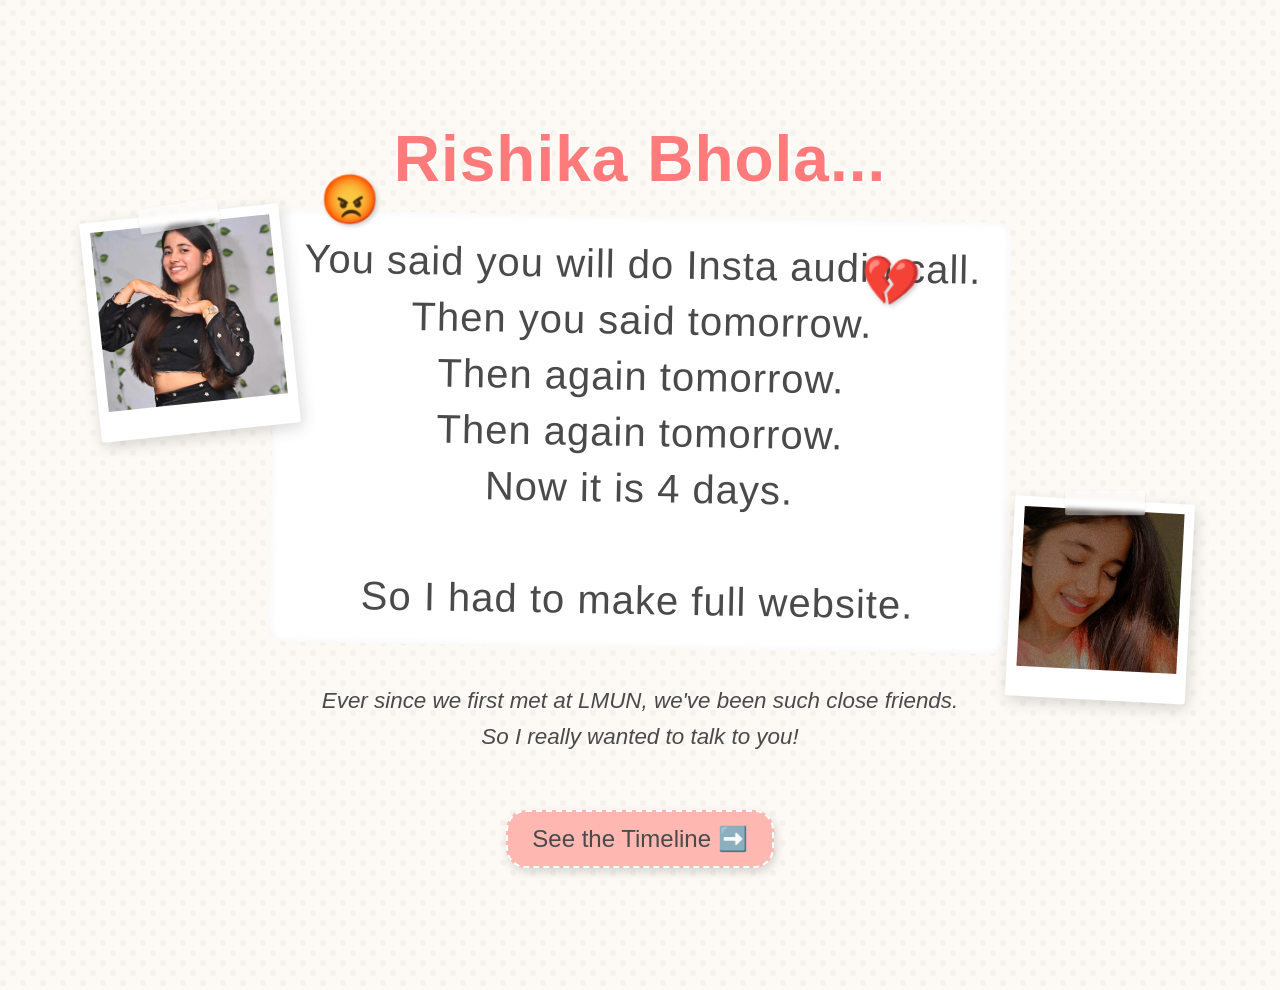
<file: index.html>
<!DOCTYPE html>
<html lang="en">

<head>
  <meta charset="UTF-8">
  <meta name="viewport" content="width=device-width, initial-scale=1.0">
  <title>Rishika's Promises</title>
  <link rel="stylesheet" href="css/style.css">
</head>

<body>
  <div class="container hero-section">
    <div class="sticker tilt-left-1" style="top: 10%; left: 10%;">😡</div>
    <div class="sticker tilt-right-2" style="top: 20%; right: 15%;">💔</div>

    <div class="polaroid tilt-left-2" style="position: absolute; top: 15%; left: -150px; width: 200px; z-index: 1;">
      <div class="tape"></div>
      <img src="res/photo-1.png" alt="Rishika">
    </div>

    <div class="polaroid tilt-right-1" style="position: absolute; top: 50%; right: -150px; width: 180px; z-index: 1;">
      <div class="tape"></div>
      <img src="res/photo-2.png" alt="Rishika and me">
    </div>

    <h1 class="hero-title">Rishika Bhola...</h1>

    <div class="hero-subtitle handwritten">
      You said you will do Insta audio call.<br>
      Then you said tomorrow.<br>
      Then again tomorrow.<br>
      Then again tomorrow.<br>
      Now it is 4 days.<br>
      <br>
      So I had to make full website.
    </div>

    <div style="margin-top: 40px; font-size: 1.4rem; display: flex; flex-direction: column; gap: 10px;">
      <p><em>Ever since we first met at LMUN, we've been such close friends.</em></p>
      <p><em>So I really wanted to talk to you!</em></p>
    </div>

    <div style="margin-top: 50px;">
      <a href="story.html" class="btn">See the Timeline ➡️</a>
    </div>
  </div>

  <script src="js/main.js"></script>
  <script>
    // Initialize tracking for Firebase
    localStorage.setItem('rishika_path', 'Started');
    localStorage.setItem('rishika_session', Date.now().toString());
  </script>
</body>

</html>
</file>
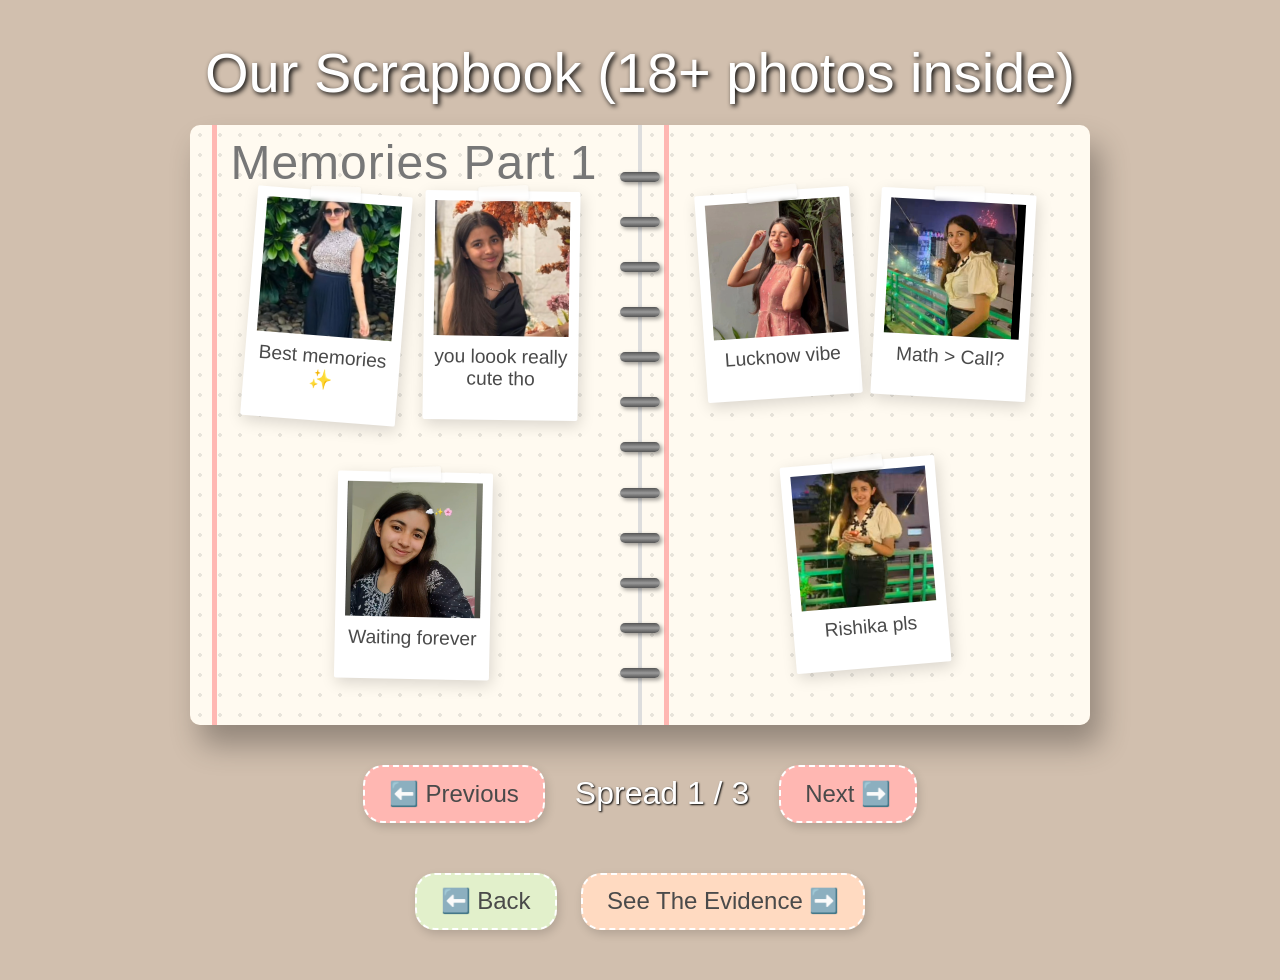
<file: album.html>
<!DOCTYPE html>
<html lang="en">
<head>
  <meta charset="UTF-8">
  <meta name="viewport" content="width=device-width, initial-scale=1.0">
  <title>The Spiral Scrapbook</title>
  <link rel="stylesheet" href="css/style.css">
  <style>
    body {
      background-color: #d1bfae; /* Wood/Desk look for album page */
      background-image: none;
    }
    
    .album-wrapper {
      position: relative;
      max-width: 900px;
      margin: 40px auto;
      perspective: 1500px;
      min-height: 80vh;
      display: flex;
      flex-direction: column;
      align-items: center;
      justify-content: center;
    }

    .spiral-notebook {
      position: relative;
      width: 100%;
      height: 600px;
      display: flex;
      background: transparent;
      box-shadow: 10px 20px 30px rgba(0,0,0,0.3);
      border-radius: 10px;
      transform-style: preserve-3d;
    }

    .book-left-page, .book-right-page {
      width: 50%;
      height: 100%;
      background-color: #fffaf0;
      position: relative;
      box-sizing: border-box;
      background-image: 
        radial-gradient(#e8e4db 2px, transparent 2px),
        linear-gradient(90deg, transparent 5%, #ffb7b2 5%, #ffb7b2 6%, transparent 6%);
      background-size: 20px 20px, 100% 100%;
    }

    .book-left-page {
      border-radius: 10px 0 0 10px;
      border-right: 2px solid #ddd;
    }
    
    .book-right-page {
      border-radius: 0 10px 10px 0;
      border-left: 2px solid #ddd;
    }

    /* The Spiral Binding */
    .spiral-binding {
      position: absolute;
      top: 2%;
      bottom: 2%;
      left: 50%;
      width: 40px;
      transform: translateX(-50%);
      z-index: 10;
      display: flex;
      flex-direction: column;
      justify-content: space-evenly;
      pointer-events: none;
    }
    
    .spiral-ring {
      width: 40px;
      height: 10px;
      background: linear-gradient(0deg, #555, #999, #555);
      border-radius: 5px;
      box-shadow: 2px 2px 4px rgba(0,0,0,0.4);
    }

    /* Scrapbook Content Areas */
    .page-content {
      position: absolute;
      top: 0;
      left: 0;
      width: 100%;
      height: 100%;
      padding: 30px;
      display: flex;
      flex-wrap: wrap;
      align-items: center;
      justify-content: center;
      transition: opacity 0.5s ease-in-out;
    }

    .album-nav {
      margin-top: 30px;
      display: flex;
      gap: 20px;
      align-items: center;
      font-family: var(--font-main);
      font-size: 2rem;
      color: white;
      text-shadow: 1px 1px 2px #000;
      z-index: 20;
    }

    /* Small polaroids for Album */
    .album-photo {
      width: 40%;
      margin: 10px;
      transform: rotate(calc(-5deg + 10deg * var(--rand-tilt)));
    }
    .album-photo .tape { top: -5px; width: 50px; height: 15px;}
    .album-photo .caption { font-size: 1.2rem; }
    
    .page-title {
      font-family: var(--font-main);
      font-size: 3rem;
      position: absolute;
      top: 10px;
      width: 100%;
      text-align: center;
      color: #777;
    }

    /* Page Turn Animation classes */
    .flip-out-left { animation: flipOutLeft 0.6s forwards; }
    .flip-in-right { animation: flipInRight 0.6s forwards; }
    
    @keyframes flipOutLeft {
      0% { transform: perspective(1500px) rotateY(0deg); transform-origin: left center;}
      100% { transform: perspective(1500px) rotateY(-90deg); transform-origin: left center; opacity: 0; }
    }
    
    @keyframes flipInRight {
      0% { transform: perspective(1500px) rotateY(90deg); transform-origin: right center; opacity: 0; }
      100% { transform: perspective(1500px) rotateY(0deg); transform-origin: right center; opacity: 1; }
    }

    @media (max-width: 800px) {
      .spiral-notebook { flex-direction: column; height: auto; }
      .book-left-page, .book-right-page { width: 100%; height: 500px; border-radius: 10px;}
      .spiral-binding { width: 100%; height: 40px; top: 50%; left: 0; transform: translateY(-50%); flex-direction: row;}
      .spiral-ring { width: 10px; height: 40px; }
    }
  </style>
</head>
<body>
  
  <div class="album-wrapper">
    <div style="font-family: var(--font-main); font-size: 3.5rem; color: white; margin-bottom: 20px; text-shadow: 2px 2px 5px #000;">
      Our Scrapbook (18+ photos inside)
    </div>

    <!-- The Spiral Album -->
    <div class="spiral-notebook" id="notebook">
      
      <!-- Left Page -->
      <div class="book-left-page">
        <div class="page-content" id="page-left">
          <!-- JS fills this -->
        </div>
      </div>
      
      <!-- Center Bindings -->
      <div class="spiral-binding">
        <!-- Generates 12 rings -->
        <div class="spiral-ring"></div><div class="spiral-ring"></div>
        <div class="spiral-ring"></div><div class="spiral-ring"></div>
        <div class="spiral-ring"></div><div class="spiral-ring"></div>
        <div class="spiral-ring"></div><div class="spiral-ring"></div>
        <div class="spiral-ring"></div><div class="spiral-ring"></div>
        <div class="spiral-ring"></div><div class="spiral-ring"></div>
      </div>

      <!-- Right Page -->
      <div class="book-right-page">
        <div class="page-content" id="page-right">
          <!-- JS fills this -->
        </div>
      </div>
    
    </div>

    <!-- Navigation -->
    <div class="album-nav">
      <button class="btn" id="btn-prev">⬅️ Previous</button>
      <span id="page-indicator">Spread 1 / x</span>
      <button class="btn" id="btn-next">Next ➡️</button>
    </div>

    <div style="margin-top: 30px;">
      <a href="memories.html" class="btn" style="background-color: var(--highlight-blue);">⬅️ Back</a>
      <a href="evidence.html" class="btn" style="background-color: var(--highlight-yellow);">See The Evidence ➡️</a>
    </div>

  </div>

  <script src="js/main.js"></script>
  <script src="js/album.js"></script>
</body>
</html>
</file>
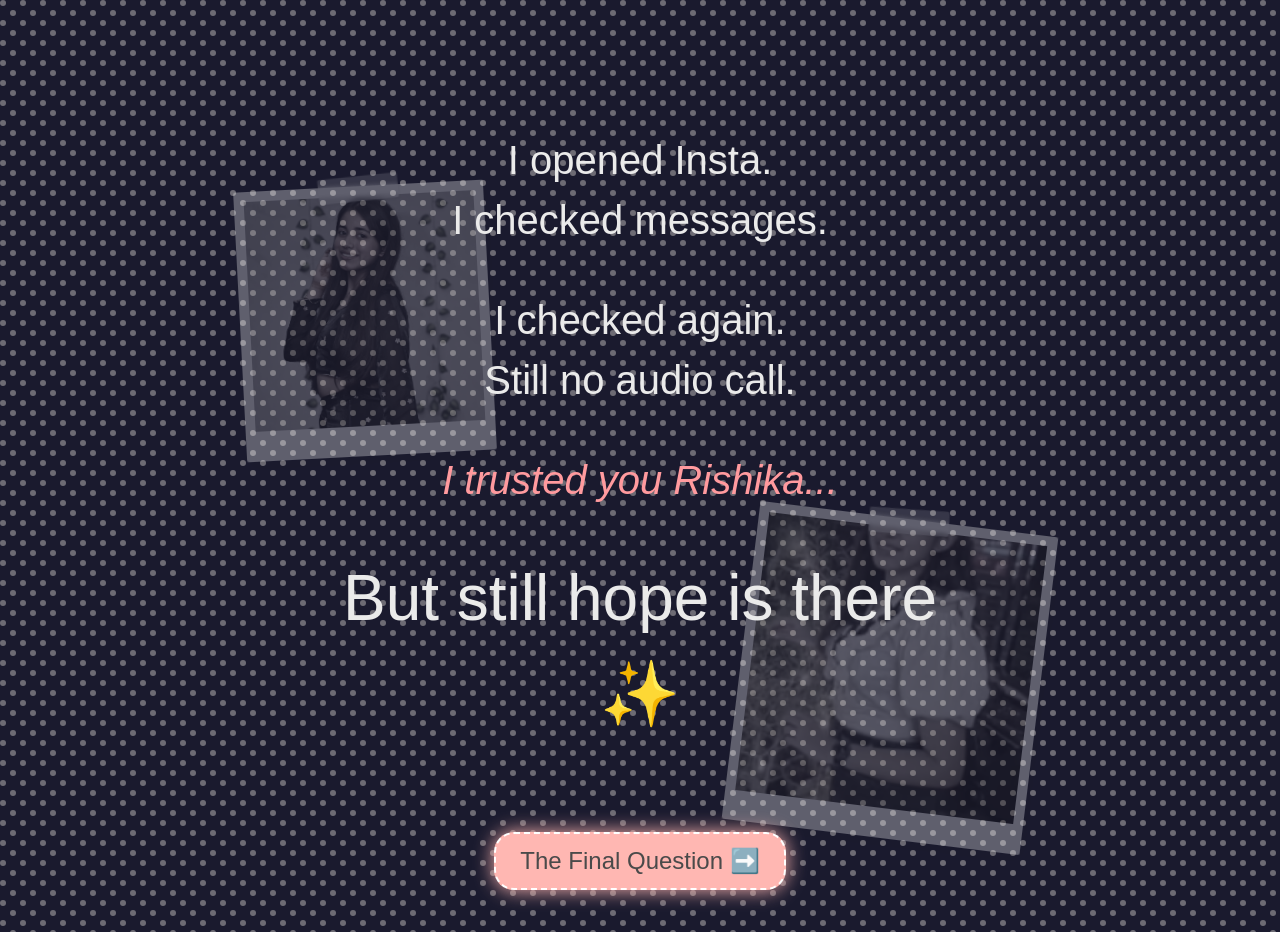
<file: drama.html>
<!DOCTYPE html>
<html lang="en">
<head>
  <meta charset="UTF-8">
  <meta name="viewport" content="width=device-width, initial-scale=1.0">
  <title>The Drama</title>
  <link rel="stylesheet" href="css/style.css">
  <style>
    body {
      background-color: #1a1a2e; /* Darker dramatic mode */
      color: #eaeaea;
      transition: background-color 1s ease;
    }
    
    .drama-text {
      font-size: 2.5rem;
      text-align: center;
      margin: 40px auto;
      max-width: 600px;
      line-height: 1.5;
      font-family: var(--font-clean);
      font-weight: 300;
      opacity: 0;
      transform: translateY(20px);
      animation: fadeInUp 1s forwards;
    }

    .drama-text:nth-child(2) { animation-delay: 1.5s; }
    .drama-text:nth-child(3) { animation-delay: 3s; font-style: italic; color: #ff9a9e; }
    .drama-text:nth-child(4) { animation-delay: 4.5s; font-family: var(--font-main); font-size: 4rem; }

    @keyframes fadeInUp {
      to { opacity: 1; transform: translateY(0); }
    }

    .polaroid.drama-pic {
      position: absolute;
      width: 250px;
      opacity: 0;
      animation: fadeInPic 1s forwards;
      z-index: -1;
      filter: grayscale(80%);
    }

    @keyframes fadeInPic {
      to { opacity: 0.3; }
    }
  </style>
</head>
<body>
  <!-- Dark fx container override -->
  <div id="fx-container"></div>
  
  <div class="container" style="padding-top: 10vh;">
    
    <div class="drama-text">
      I opened Insta.<br>
      I checked messages.
    </div>
    
    <div class="drama-text">
      I checked again.<br>
      Still no audio call.
    </div>
    
    <div class="drama-text">
      I trusted you Rishika...
    </div>

    <div class="drama-text">
      But still hope is there ✨
    </div>

    <div class="polaroid drama-pic tilt-left-1" style="top: 20%; left: 0%; animation-delay: 0.5s;">
      <div class="tape"></div>
      <img src="res/photo-33.png" alt="Sad">
    </div>

    <div class="polaroid drama-pic tilt-right-2" style="bottom: 10%; right: 0%; animation-delay: 2s; width: 300px;">
      <div class="tape"></div>
      <img src="res/photo-34.png" alt="Hope">
    </div>

    <div style="text-align: center; margin-top: 80px; opacity: 0; animation: fadeInUp 1s forwards; animation-delay: 6s;">
      <a href="final.html" class="btn" style="background-color: var(--highlight-pink); box-shadow: 0 0 20px #ffb7b2;">The Final Question ➡️</a>
    </div>
  </div>

  <script src="js/main.js"></script>
</body>
</html>
</file>
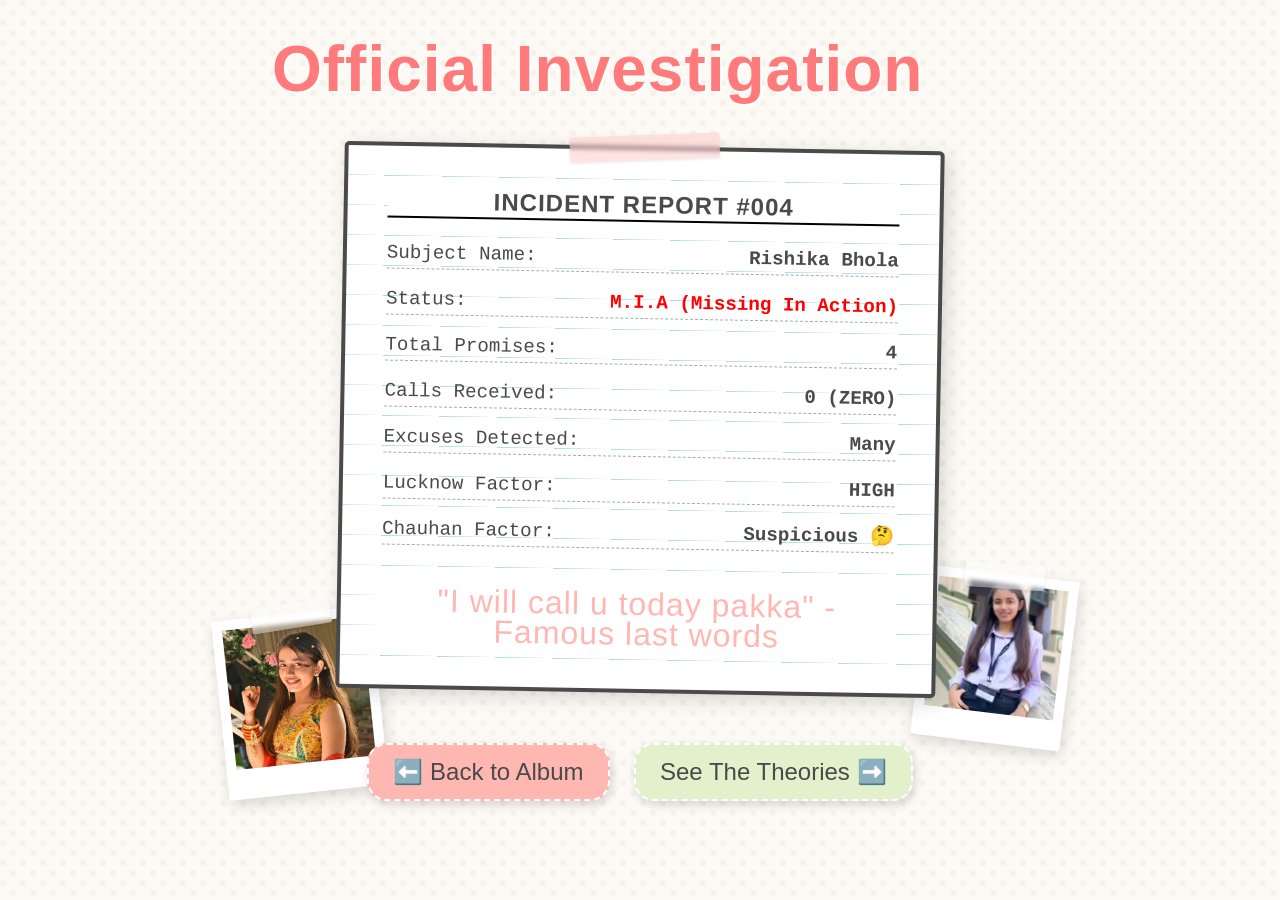
<file: evidence.html>
<!DOCTYPE html>
<html lang="en">
<head>
  <meta charset="UTF-8">
  <meta name="viewport" content="width=device-width, initial-scale=1.0">
  <title>The Evidence</title>
  <link rel="stylesheet" href="css/style.css">
  <style>
    .report-card {
      background: #fff;
      padding: 40px;
      border-radius: 5px;
      box-shadow: 5px 5px 20px var(--shadow-color);
      max-width: 600px;
      margin: 40px auto;
      border: 4px solid var(--text-dark);
      position: relative;
      transform: rotate(1deg);
      background-image: repeating-linear-gradient(white, white 29px, #add8e6 30px);
      line-height: 30px;
    }

    .report-stamp {
      position: absolute;
      top: -20px;
      right: -20px;
      width: 150px;
      height: 150px;
      border-radius: 50%;
      border: 5px solid red;
      color: red;
      display: flex;
      align-items: center;
      justify-content: center;
      font-size: 2rem;
      font-family: var(--font-main);
      transform: rotate(-15deg);
      text-transform: uppercase;
      font-weight: bold;
      opacity: 0.8;
      background: rgba(255,0,0,0.1);
    }

    .report-title {
      font-family: Arial, sans-serif;
      text-transform: uppercase;
      text-align: center;
      letter-spacing: 5px;
      margin-bottom: 20px;
      border-bottom: 2px solid black;
      background: white;
    }
    
    .evidence-item {
      font-family: 'Courier New', Courier, monospace;
      font-size: 1.2rem;
      margin-top: 15px;
      display: flex;
      justify-content: space-between;
      border-bottom: 1px dashed #aaa;
    }
  </style>
</head>
<body>
  <div class="container">
    <h1 class="hero-title">Official Investigation</h1>
    
    <div class="report-card">
      <div class="tape" style="top: -15px; width: 150px; background-color: rgba(255,200,200,0.5);"></div>
      <div class="report-title">
        <h2>Incident Report #004</h2>
      </div>

      <div class="evidence-item">
        <span>Subject Name:</span>
        <strong>Rishika Bhola</strong>
      </div>
      <div class="evidence-item">
        <span>Status:</span>
        <strong style="color: red;">M.I.A (Missing In Action)</strong>
      </div>
      <div class="evidence-item">
        <span>Total Promises:</span>
        <strong>4</strong>
      </div>
      <div class="evidence-item">
        <span>Calls Received:</span>
        <strong>0 (ZERO)</strong>
      </div>
      <div class="evidence-item">
        <span>Excuses Detected:</span>
        <strong>Many</strong>
      </div>
      <div class="evidence-item">
        <span>Lucknow Factor:</span>
        <strong>HIGH</strong>
      </div>
      <div class="evidence-item">
        <span>Chauhan Factor:</span>
        <strong>Suspicious 🤔</strong>
      </div>

      <div class="handwritten" style="font-size: 2rem; margin-top: 40px; color: var(--highlight-pink); text-align: center; background: white;">
        "I will call u today pakka" - Famous last words
      </div>
    </div>

    <!-- Random scattered photos on this page too -->
    <div class="polaroid tilt-left-2" style="position: absolute; bottom: 50px; left: -20px; width: 160px; z-index: -1;">
      <div class="tape"></div>
      <img src="res/photo-30.png" alt="Evidence">
    </div>

    <div class="polaroid tilt-right-2" style="position: absolute; bottom: 100px; right: -30px; width: 150px; z-index: -1;">
      <div class="tape"></div>
      <img src="res/photo-31.png" alt="Evidence">
    </div>

    <div style="text-align: center; margin-top: 40px;">
      <a href="album.html" class="btn" style="background-color: var(--highlight-pink);">⬅️ Back to Album</a>
      <a href="theories.html" class="btn" style="background-color: var(--highlight-blue);">See The Theories ➡️</a>
    </div>
  </div>

  <script src="js/main.js"></script>
</body>
</html>
</file>
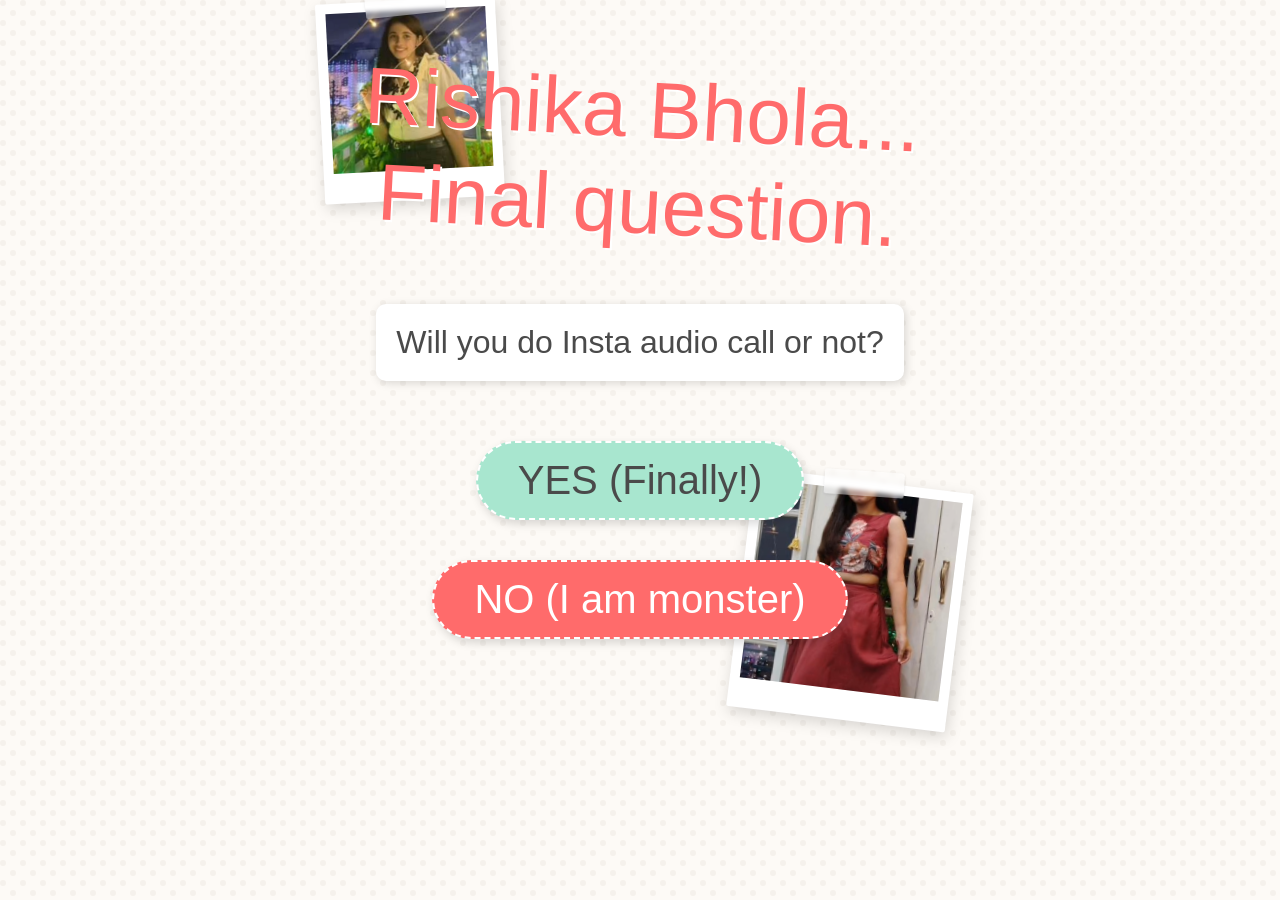
<file: final.html>
<!DOCTYPE html>
<html lang="en">
<head>
  <meta charset="UTF-8">
  <meta name="viewport" content="width=device-width, initial-scale=1.0">
  <title>The Final Question</title>
  <link rel="stylesheet" href="css/style.css">
  <style>
    .final-container {
      display: flex;
      flex-direction: column;
      align-items: center;
      justify-content: center;
      min-height: 80vh;
      text-align: center;
    }
    .big-question {
      font-size: 5rem;
      font-family: var(--font-main);
      color: #ff6b6b;
      margin-bottom: 50px;
      line-height: 1.2;
      text-shadow: 2px 2px 0px white;
    }
    .btn-massive {
      font-size: 2.5rem;
      padding: 15px 40px;
      margin: 20px;
      border-radius: 40px;
    }
    .btn-yes {
      background-color: #a8e6cf;
    }
    .btn-yes:hover {
      background-color: #7bd5b3;
    }
    .btn-no {
      background-color: #ff6b6b;
      color: white;
    }
    .btn-no:hover {
      background-color: #ff4747;
    }
  </style>
</head>
<body>
  
  <div class="container final-container">
    <div class="polaroid tilt-left-1" style="position: absolute; top: 0; left: 10%; width: 180px; z-index: -1;">
      <div class="tape"></div>
      <img src="res/photo-35.png" alt="Us">
    </div>

    <div class="polaroid tilt-right-2" style="position: absolute; bottom: 0; right: 10%; width: 220px; z-index: -1;">
      <div class="tape"></div>
      <img src="res/photo-36.png" alt="Us again">
    </div>

    <div class="big-question tilt-right-1">
      Rishika Bhola...<br>
      Final question.
    </div>
    
    <div style="font-size: 2rem; margin-bottom: 40px; background: white; padding: 20px; border-radius: 10px; box-shadow: 2px 2px 10px var(--shadow-color);">
      Will you do Insta audio call or not?
    </div>

    <div>
      <a href="result-yes.html" class="btn btn-massive btn-yes">YES (Finally!)</a>
      <a href="result-no.html" class="btn btn-massive btn-no">NO (I am monster)</a>
    </div>
  </div>

  <script src="js/main.js"></script>
</body>
</html>
</file>
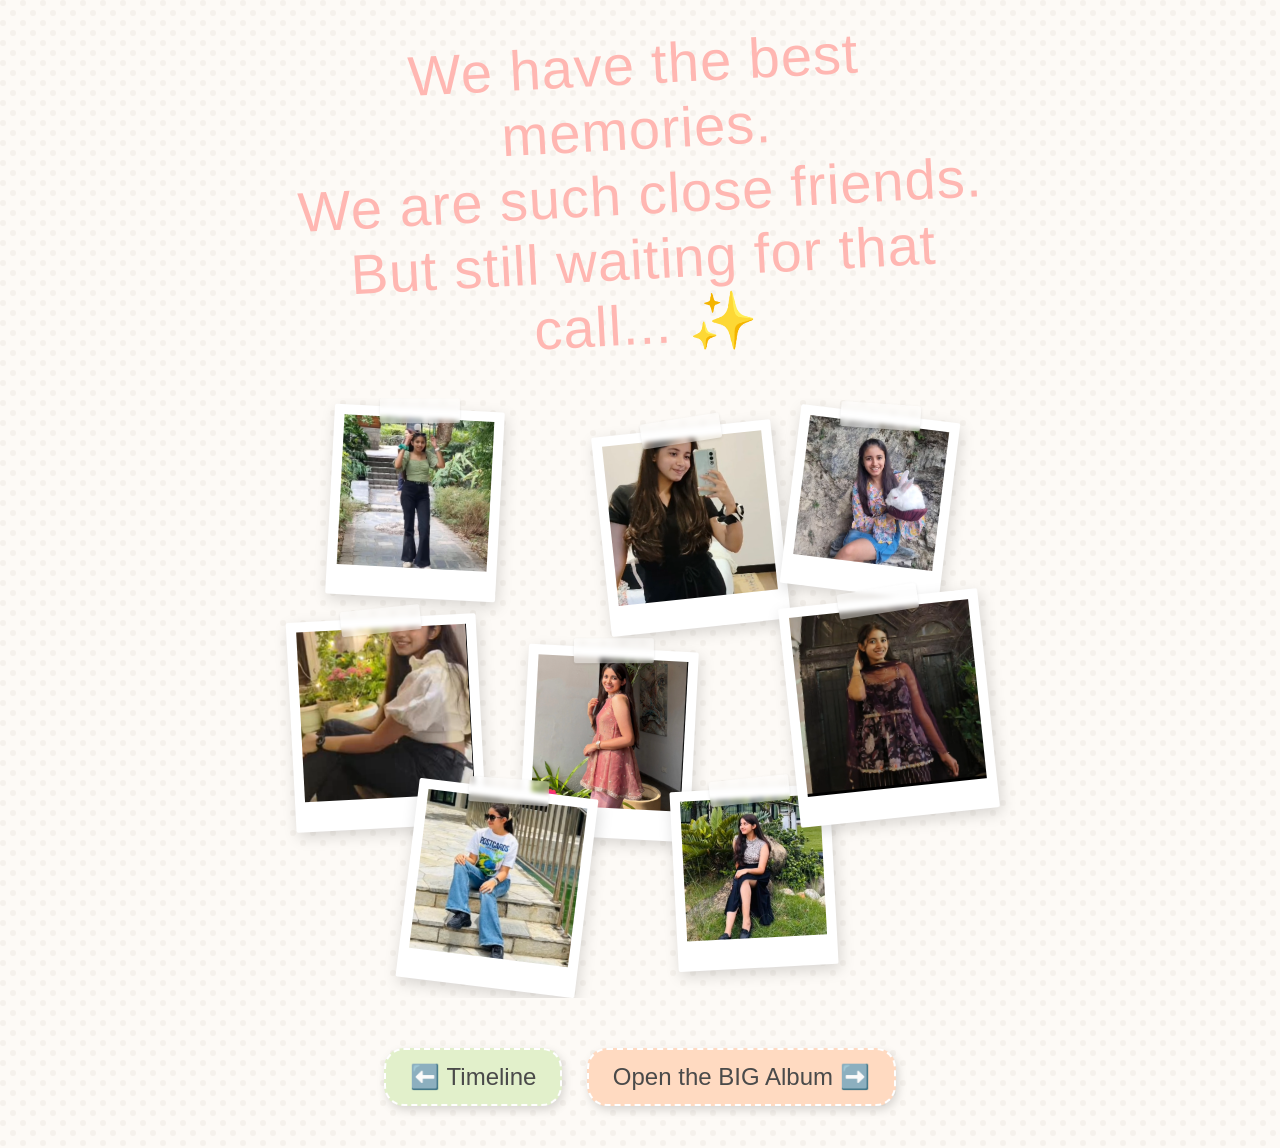
<file: memories.html>
<!DOCTYPE html>
<html lang="en">
<head>
  <meta charset="UTF-8">
  <meta name="viewport" content="width=device-width, initial-scale=1.0">
  <title>Memories Page</title>
  <link rel="stylesheet" href="css/style.css">
  <style>
    .gallery {
      position: relative;
      height: 600px;
      margin: 40px -20px;
      overflow: hidden;
    }
    .hero-title {
      font-size: 3rem;
      margin-top: 50px;
    }
    .huge-text {
      text-align: center;
      font-size: 3.5rem;
      margin-bottom: 30px;
      color: var(--highlight-pink);
    }
  </style>
</head>
<body>
  <div class="container">
    <div class="huge-text handwritten tilt-left-1">
      We have the best memories.<br>
      We are such close friends.<br>
      But still waiting for that call... ✨
    </div>

    <div class="gallery">
      <!-- 8 scattered photos -->
      <div class="polaroid tilt-right-1" style="position: absolute; top: 10px; left: 10%; width: 170px;">
        <div class="tape"></div>
        <img src="res/photo-4.png" alt="Memories">
      </div>

      <div class="polaroid tilt-left-2" style="position: absolute; top: 30px; left: 45%; width: 180px;">
        <div class="tape"></div>
        <img src="res/photo-5.png" alt="Memories">
      </div>

      <div class="polaroid tilt-right-2" style="position: absolute; top: 15px; right: 10%; width: 160px; z-index: 2;">
        <div class="tape"></div>
        <img src="res/photo-6.png" alt="Memories">
      </div>

      <div class="polaroid tilt-left-1" style="position: absolute; top: 220px; left: 5%; width: 190px;">
        <div class="tape"></div>
        <img src="res/photo-7.png" alt="Memories">
      </div>

      <div class="polaroid tilt-right-1" style="position: absolute; top: 250px; left: 35%; width: 170px;">
        <div class="tape"></div>
        <img src="res/photo-8.png" alt="Memories">
      </div>

      <div class="polaroid tilt-left-2" style="position: absolute; top: 200px; right: 5%; width: 200px; z-index: 3;">
        <div class="tape"></div>
        <img src="res/photo-9.png" alt="Memories">
      </div>

      <div class="polaroid tilt-right-2" style="position: absolute; bottom: 10px; left: 20%; width: 180px;">
        <div class="tape"></div>
        <img src="res/photo-10.png" alt="Memories">
      </div>

      <div class="polaroid tilt-left-1" style="position: absolute; bottom: 30px; right: 25%; width: 160px;">
        <div class="tape"></div>
        <img src="res/photo-11.png" alt="Memories">
      </div>
    </div>

    <div style="text-align: center; margin-top: 20px;">
      <a href="story.html" class="btn" style="background-color: var(--highlight-blue);">⬅️ Timeline</a>
      <a href="album.html" class="btn" style="background-color: #ffdac1;">Open the BIG Album ➡️</a>
    </div>
  </div>

  <script src="js/main.js"></script>
</body>
</html>
</file>
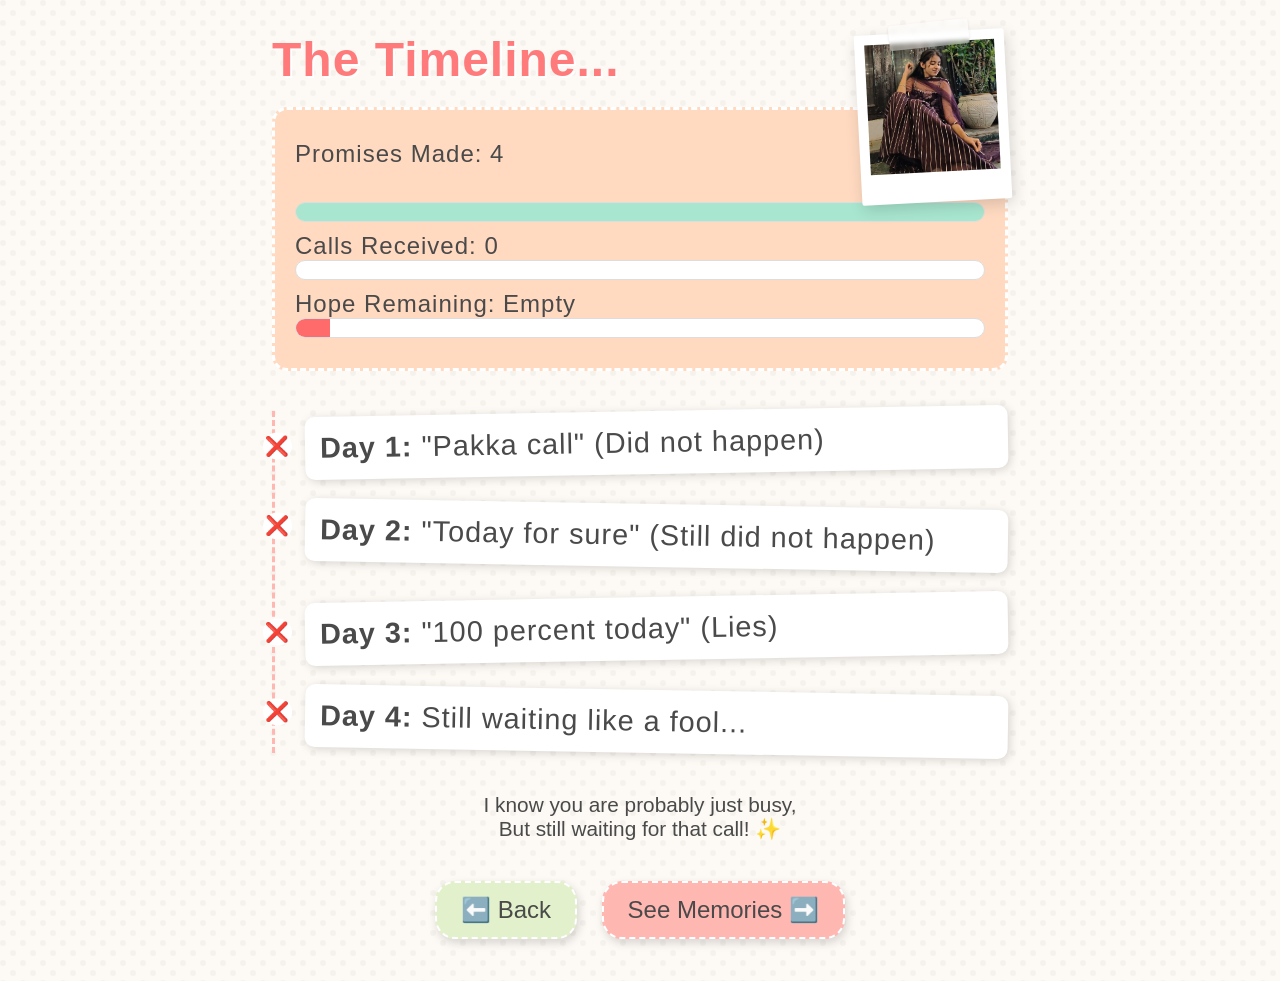
<file: story.html>
<!DOCTYPE html>
<html lang="en">
<head>
  <meta charset="UTF-8">
  <meta name="viewport" content="width=device-width, initial-scale=1.0">
  <title>The Timeline of Lies</title>
  <link rel="stylesheet" href="css/style.css">
  <style>
    .timeline {
      margin: 40px 0;
      position: relative;
      padding-left: 30px;
      border-left: 3px dashed var(--highlight-pink);
    }
    .timeline-item {
      margin-bottom: 30px;
      position: relative;
      background: white;
      padding: 15px;
      border-radius: 10px;
      box-shadow: 2px 2px 10px var(--shadow-color);
      transform: rotate(-1deg);
    }
    .timeline-item:nth-child(even) {
      transform: rotate(1deg);
    }
    .timeline-item::before {
      content: '❌';
      position: absolute;
      left: -42px;
      top: 15px;
      background: white;
      border-radius: 50%;
      padding: 2px;
      font-size: 1.2rem;
    }
    
    .stats-box {
      background: var(--highlight-yellow);
      padding: 20px;
      border-radius: 15px;
      text-align: center;
      margin-bottom: 30px;
      border: 3px dashed white;
    }

    .progress-container {
      margin: 10px 0;
      text-align: left;
    }
    .progress-bar {
      width: 100%;
      height: 20px;
      background: white;
      border-radius: 10px;
      overflow: hidden;
      border: 1px solid #ddd;
    }
    .progress-fill {
      height: 100%;
      background: var(--highlight-pink);
      width: 0%;
      transition: width 1s ease-in-out;
    }
    .progress-fill.red {
      background: #ff6b6b;
      width: 5%;
    }
  </style>
</head>
<body>
  <div class="container">
    <div class="polaroid tilt-left-1" style="float: right; width: 150px; margin-left: 20px;">
      <div class="tape"></div>
      <img src="res/photo-3.png" alt="Photo">
    </div>

    <h1 class="hero-title" style="text-align: left; font-size: 3rem;">The Timeline...</h1>
    
    <div class="stats-box handwritten" style="font-size: 1.5rem;">
      <div class="progress-container">
        Promises Made: 4
        <div class="progress-bar"><div class="progress-fill" style="width: 100%; background: #a8e6cf;"></div></div>
      </div>
      <div class="progress-container">
        Calls Received: 0
        <div class="progress-bar"><div class="progress-fill" style="width: 0%;"></div></div>
      </div>
      <div class="progress-container">
        Hope Remaining: Empty
        <div class="progress-bar"><div class="progress-fill red"></div></div>
      </div>
    </div>

    <div class="timeline handwritten" style="font-size: 1.8rem;">
      <div class="timeline-item">
        <strong>Day 1:</strong> "Pakka call" (Did not happen)
      </div>
      <div class="timeline-item">
        <strong>Day 2:</strong> "Today for sure" (Still did not happen)
      </div>
      <div class="timeline-item">
        <strong>Day 3:</strong> "100 percent today" (Lies)
      </div>
      <div class="timeline-item">
        <strong>Day 4:</strong> Still waiting like a fool...
      </div>
    </div>

    <div style="text-align: center; font-size: 1.3rem; margin: 30px 0;">
      <p>I know you are probably just busy,</p>
      <p>But still waiting for that call! ✨</p>
    </div>

    <div style="text-align: center;">
      <a href="index.html" class="btn" style="background-color: var(--highlight-blue);">⬅️ Back</a>
      <a href="memories.html" class="btn">See Memories ➡️</a>
    </div>
  </div>

  <script src="js/main.js"></script>
</body>
</html>
</file>
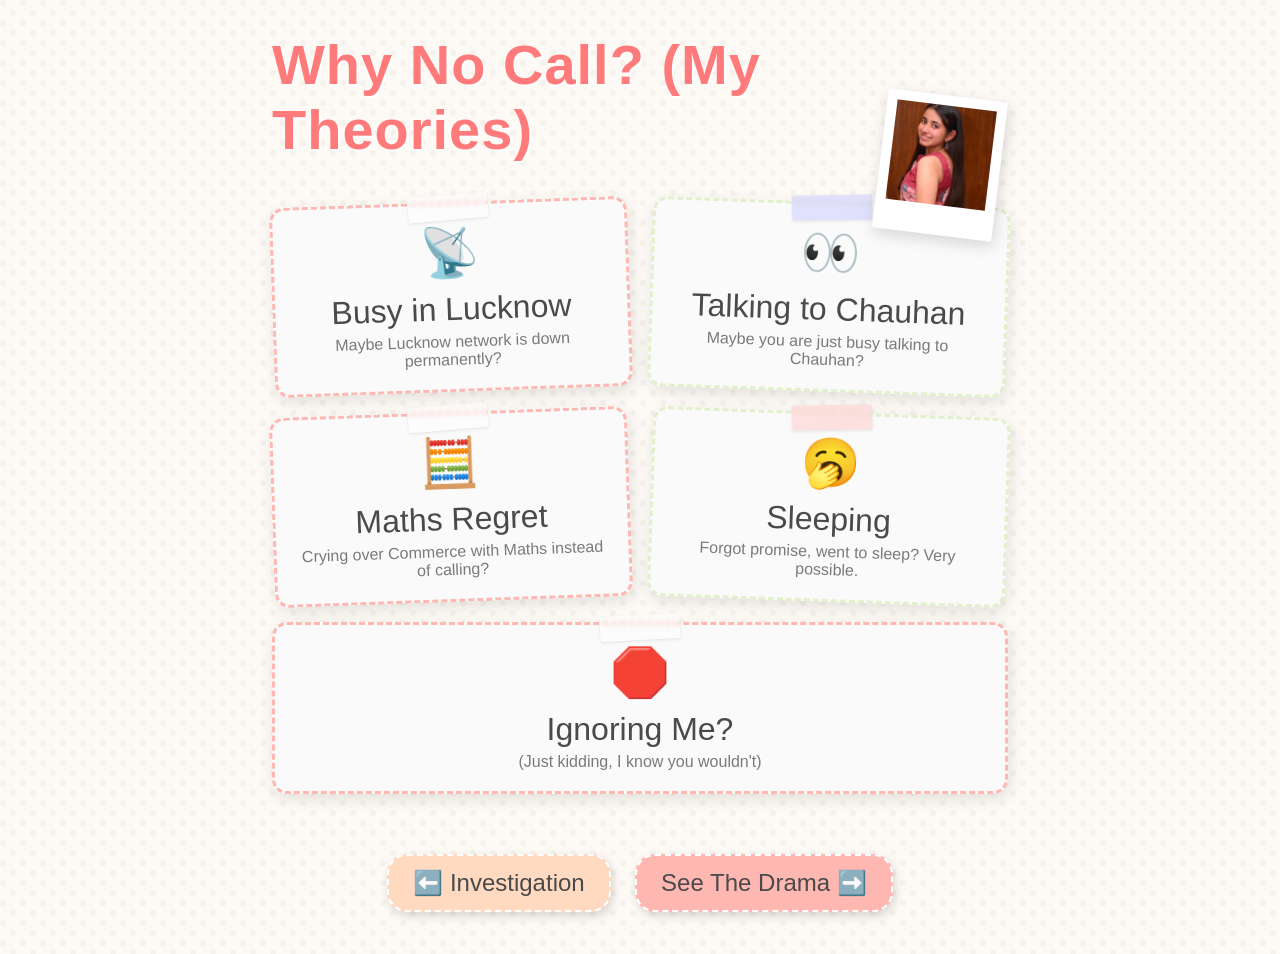
<file: theories.html>
<!DOCTYPE html>
<html lang="en">
<head>
  <meta charset="UTF-8">
  <meta name="viewport" content="width=device-width, initial-scale=1.0">
  <title>The Theories</title>
  <link rel="stylesheet" href="css/style.css">
  <style>
    .theory-grid {
      display: grid;
      grid-template-columns: repeat(auto-fit, minmax(250px, 1fr));
      gap: 20px;
      margin-top: 40px;
    }
    
    .theory-card {
      background: #fafafa;
      padding: 20px;
      border-radius: 15px;
      box-shadow: 2px 5px 15px rgba(0,0,0,0.1);
      position: relative;
      border: 3px dashed var(--highlight-pink);
    }
    
    .theory-card:nth-child(even) { border-color: var(--highlight-blue); transform: rotate(2deg); }
    .theory-card:nth-child(odd) { transform: rotate(-2deg); }
    
    .theory-emoji {
      font-size: 3rem;
      text-align: center;
      margin-bottom: 10px;
    }
    
    .theory-title {
      font-family: var(--font-main);
      font-size: 2rem;
      text-align: center;
      margin-bottom: 5px;
    }
    
    .theory-desc {
      text-align: center;
      color: var(--text-light);
    }

    .polaroid.mini { width: 120px; position: absolute; }
  </style>
</head>
<body>
  <div class="container">
    <h1 class="hero-title" style="font-size: 3.5rem;">Why No Call? (My Theories)</h1>
    
    <div class="theory-grid">
      <div class="theory-card">
        <div class="tape"></div>
        <div class="theory-emoji">📡</div>
        <div class="theory-title">Busy in Lucknow</div>
        <div class="theory-desc">Maybe Lucknow network is down permanently?</div>
      </div>

      <div class="theory-card">
        <div class="tape" style="background-color: rgba(200, 200, 255, 0.5)"></div>
        <div class="theory-emoji">👀</div>
        <div class="theory-title">Talking to Chauhan</div>
        <div class="theory-desc">Maybe you are just busy talking to Chauhan?</div>
      </div>

      <div class="theory-card">
        <div class="tape"></div>
        <div class="theory-emoji">🧮</div>
        <div class="theory-title">Maths Regret</div>
        <div class="theory-desc">Crying over Commerce with Maths instead of calling?</div>
      </div>

      <div class="theory-card">
        <div class="tape" style="background-color: rgba(255, 200, 200, 0.5)"></div>
        <div class="theory-emoji">🥱</div>
        <div class="theory-title">Sleeping</div>
        <div class="theory-desc">Forgot promise, went to sleep? Very possible.</div>
      </div>

      <div class="theory-card" style="grid-column: 1 / -1; transform: rotate(0);">
        <div class="tape"></div>
        <div class="theory-emoji">🛑</div>
        <div class="theory-title">Ignoring Me?</div>
        <div class="theory-desc" style="color: var(--text-light); font-size: 1rem;">(Just kidding, I know you wouldn't)</div>
      </div>
    </div>

    <!-- Random photos -->
    <div class="polaroid mini tilt-right-2" style="top: 10%; right: 5%;">
      <img src="res/photo-32.png" alt="Theory">
    </div>

    <div style="text-align: center; margin-top: 50px;">
      <a href="evidence.html" class="btn" style="background-color: var(--highlight-yellow);">⬅️ Investigation</a>
      <a href="drama.html" class="btn" style="background-color: #ffb7b2;">See The Drama ➡️</a>
    </div>
  </div>

  <script src="js/main.js"></script>
</body>
</html>
</file>
<file: css/style.css>
/* Global Variables for Scrapbook Aesthetic */
:root {
  --bg-color: #fdfaf6;
  --text-dark: #4a4a4a;
  --text-light: #7a7a7a;
  --highlight-pink: #ffb7b2;
  --highlight-blue: #e2f0cb;
  --highlight-yellow: #ffdac1;
  --tape-color: rgba(255, 255, 255, 0.4);
  --shadow-color: rgba(0, 0, 0, 0.15);
  
  --font-main: 'Just Another Hand', cursive, sans-serif;
  --font-clean: 'Nunito', sans-serif;
}

/* Import Google Fonts */
@import url('https://fonts.googleapis.com/css2?family=Just+Another+Hand&family=Nunito:wght@400;600;700&display=swap');

* {
  margin: 0;
  padding: 0;
  box-sizing: border-box;
}

body {
  background-color: var(--bg-color);
  background-image: url('data:image/svg+xml,%3Csvg width="20" height="20" viewBox="0 0 20 20" xmlns="http://www.w3.org/2000/svg"%3E%3Cg fill="%23e8e4db" fill-opacity="0.4" fill-rule="evenodd"%3E%3Ccircle cx="3" cy="3" r="3"/%3E%3Ccircle cx="13" cy="13" r="3"/%3E%3C/g%3E%3C/svg%3E'); /* Subtle dot pattern */
  color: var(--text-dark);
  font-family: var(--font-clean);
  min-height: 100vh;
  overflow-x: hidden;
  position: relative;
}

h1, h2, h3, h4, .handwritten {
  font-family: var(--font-main);
  letter-spacing: 1px;
}

.container {
  max-width: 800px;
  margin: 0 auto;
  padding: 2rem;
  position: relative;
  z-index: 2;
}

/* Buttons */
.btn {
  display: inline-block;
  padding: 0.8rem 1.5rem;
  background-color: var(--highlight-pink);
  color: var(--text-dark);
  text-decoration: none;
  border-radius: 20px;
  font-family: var(--font-main);
  font-size: 1.5rem;
  box-shadow: 2px 4px 10px var(--shadow-color);
  transition: all 0.3s ease;
  border: 2px dashed #fff;
  cursor: pointer;
  margin: 10px;
}

.btn:hover {
  transform: translateY(-3px) scale(1.05) rotate(-2deg);
  box-shadow: 4px 6px 15px var(--shadow-color);
  background-color: #ff9e9e;
}

/* Polaroids */
.polaroid {
  background: #fff;
  padding: 10px 10px 30px 10px;
  box-shadow: 2px 5px 15px var(--shadow-color);
  border-radius: 2px;
  display: inline-block;
  position: relative;
  transition: transform 0.3s ease;
}

.polaroid img {
  width: 100%;
  aspect-ratio: 1;
  object-fit: cover;
  display: block;
  background-color: #eee;
}

.polaroid .caption {
  font-family: var(--font-main);
  text-align: center;
  margin-top: 10px;
  font-size: 1.5rem;
  color: var(--text-dark);
}

.polaroid:hover {
  transform: scale(1.05) rotate(0deg) !important;
  z-index: 10;
}

/* Tape Effect */
.tape {
  position: absolute;
  top: -10px;
  left: 50%;
  transform: translateX(-50%) rotate(-3deg);
  width: 80px;
  height: 25px;
  background-color: var(--tape-color);
  box-shadow: 0 1px 3px rgba(0,0,0,0.1);
  backdrop-filter: blur(2px);
  z-index: 2;
  border-radius: 2px;
}

/* Helper Classes for Tilts */
.tilt-left-1 { transform: rotate(-3deg); }
.tilt-left-2 { transform: rotate(-6deg); }
.tilt-right-1 { transform: rotate(3deg); }
.tilt-right-2 { transform: rotate(7deg); }

/* Floating Sparkles and Hearts container */
#fx-container {
  position: fixed;
  top: 0;
  left: 0;
  width: 100vw;
  height: 100vh;
  pointer-events: none;
  z-index: 100;
  overflow: hidden;
}

.heart {
  position: absolute;
  color: var(--highlight-pink);
  font-size: 1.5rem;
  animation: floatUp 5s linear forwards;
  opacity: 0.7;
}

@keyframes floatUp {
  0% { transform: translateY(100vh) scale(0.5) rotate(0deg); opacity: 0; }
  20% { opacity: 0.8; }
  100% { transform: translateY(-100px) scale(1.5) rotate(360deg); opacity: 0; }
}

/* Section specific styling hooks */
.hero-section {
  text-align: center;
  margin-top: 10vh;
}

.hero-title {
  font-size: 4rem;
  color: #ff7b7b;
  text-shadow: 2px 2px 0px #fff;
  margin-bottom: 20px;
}

.hero-subtitle {
  font-size: 2.5rem;
  line-height: 1.4;
  margin-bottom: 30px;
  background: white;
  padding: 20px;
  border-radius: 15px;
  box-shadow: inset 0 0 10px rgba(0,0,0,0.05);
  transform: rotate(1deg);
}

/* Specific elements that can be reused */
.sticker {
  position: absolute;
  font-size: 3rem;
  filter: drop-shadow(2px 2px 2px rgba(0,0,0,0.2));
  z-index: 5;
}

@media (max-width: 600px) {
  .hero-title { font-size: 3rem; }
  .hero-subtitle { font-size: 2rem; }
  .polaroid img { width: 100%; }
}
</file>
